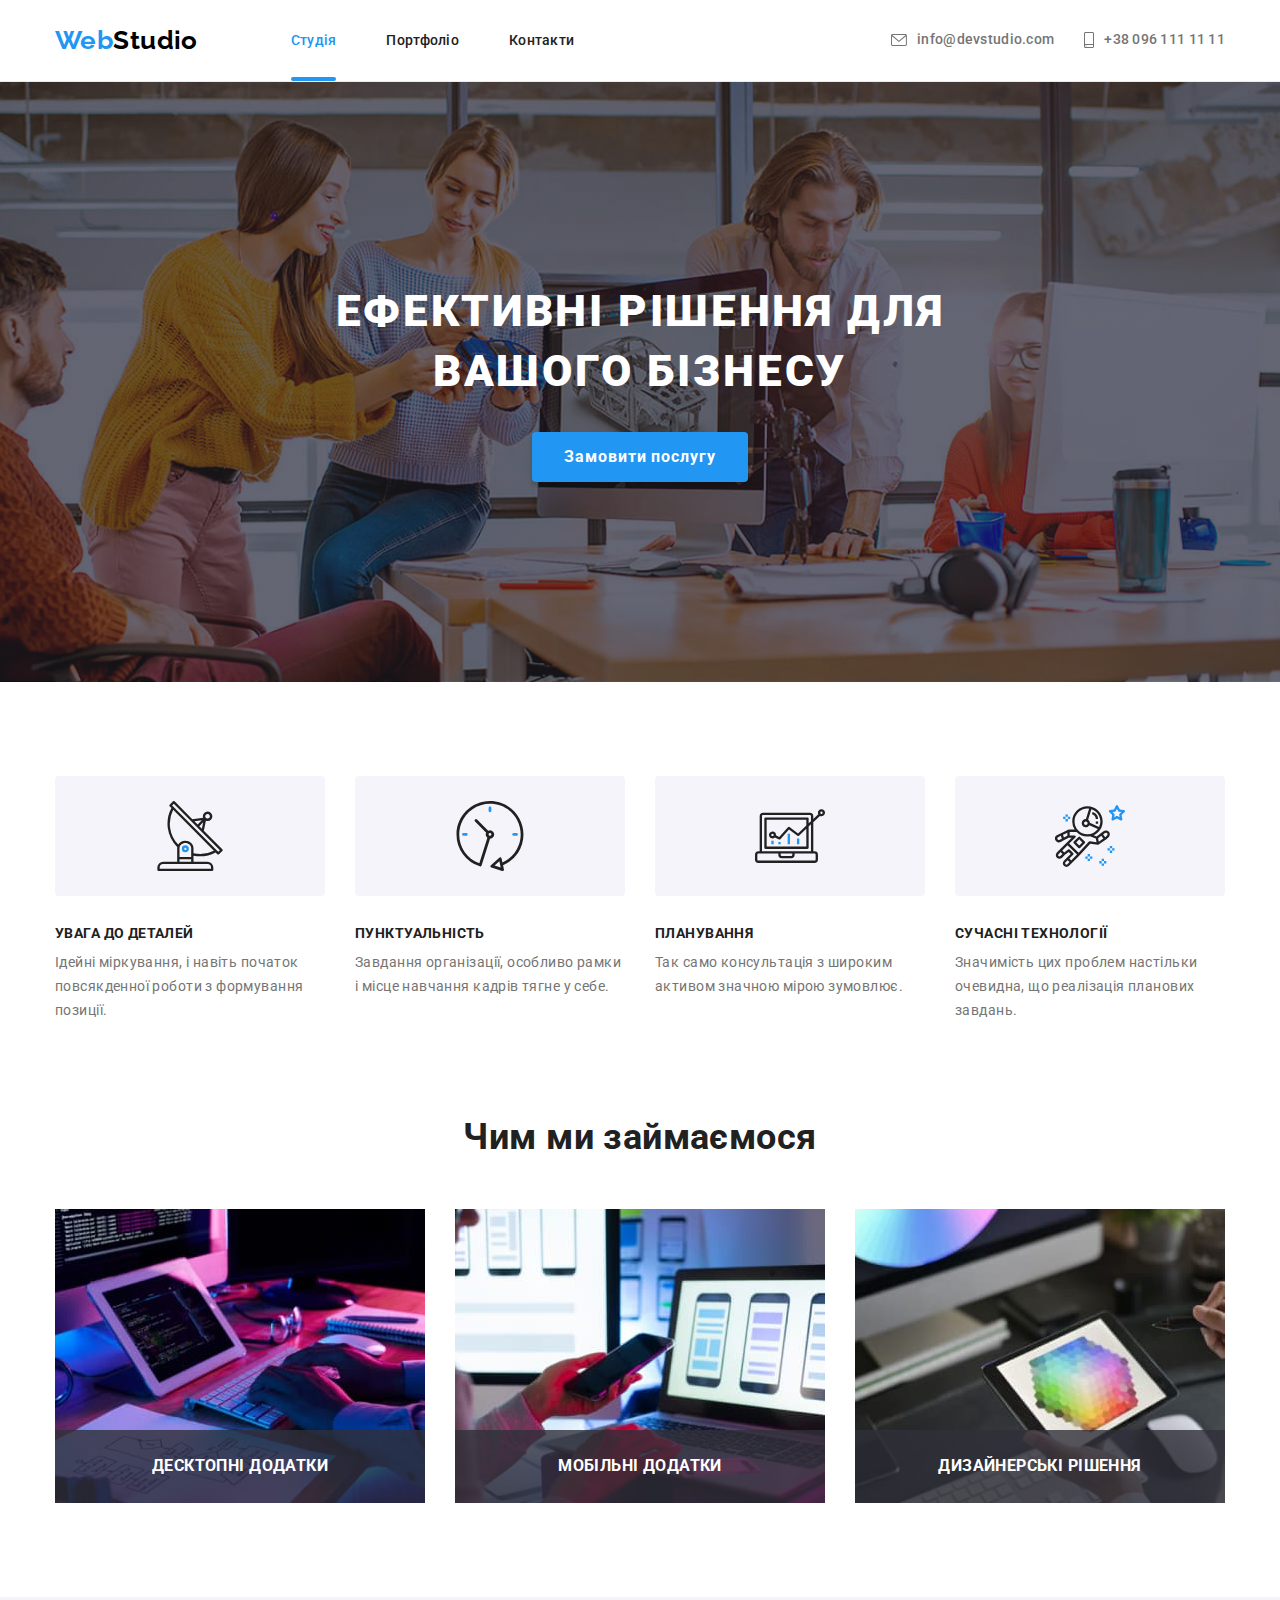
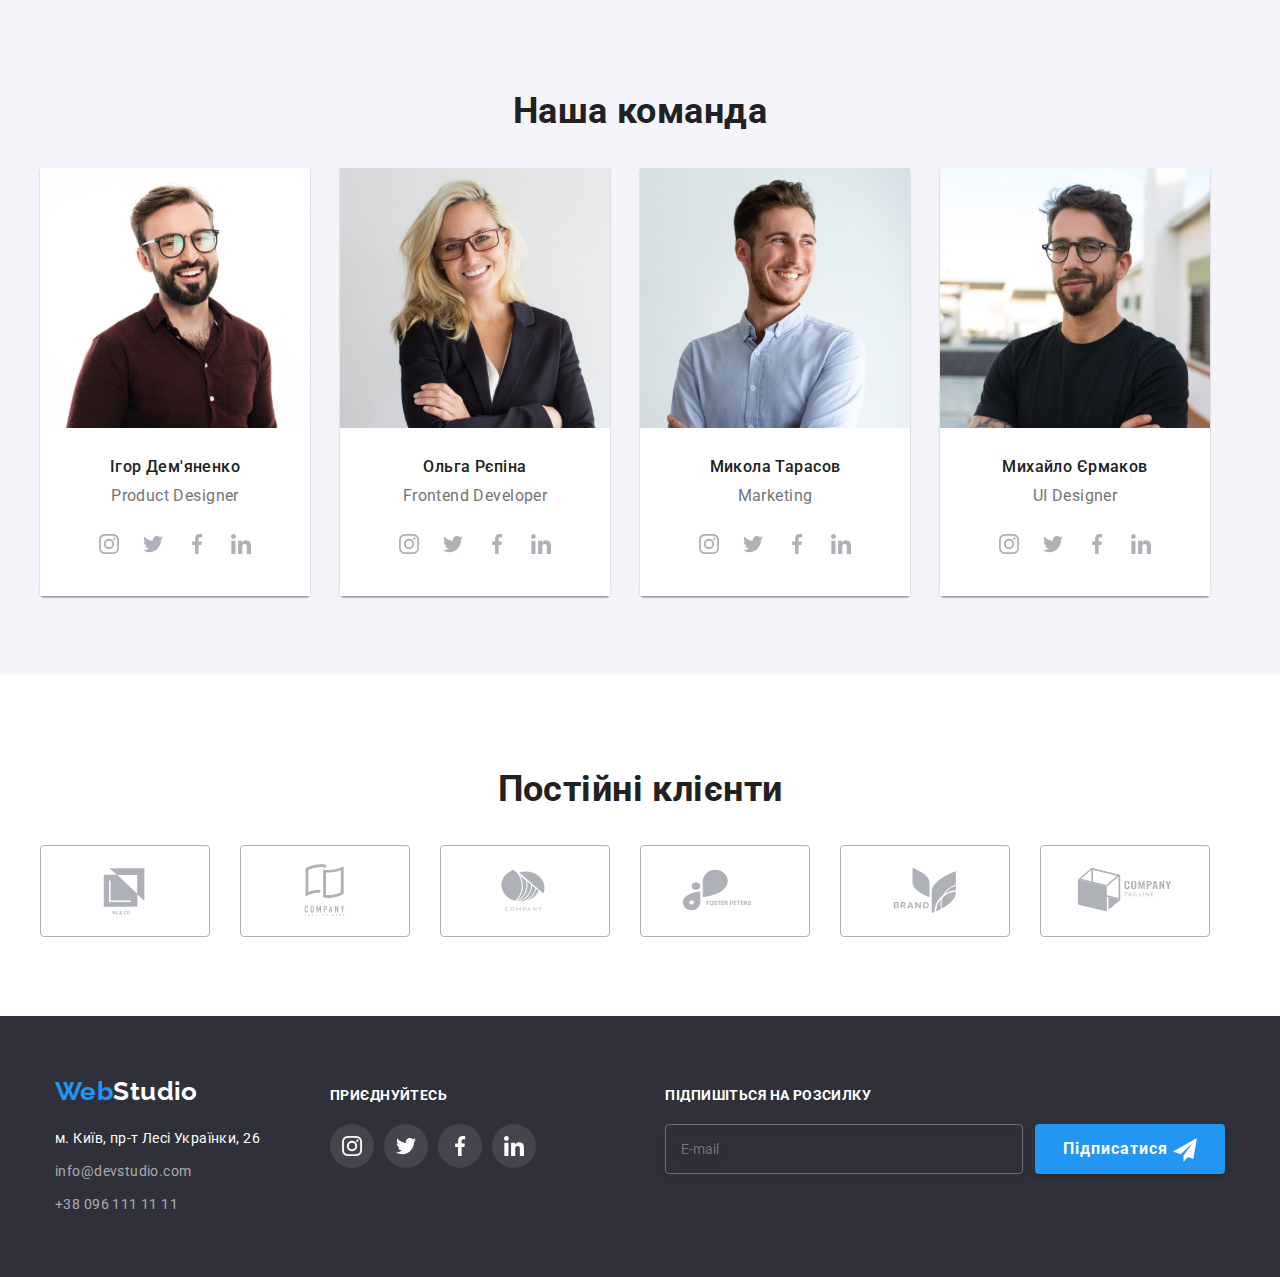
<file: index.html>
<!DOCTYPE html>
<html lang="uk">
  <head>
    <meta charset="UTF-8" />
    <meta http-equiv="X-UA-Compatible" content="IE=edge" />
    <meta name="viewport" content="width=device-width, initial-scale=1.0" />
    <title>WebStudio</title>
    <link rel="preconnect" href="https://fonts.googleapis.com" />
    <link rel="preconnect" href="https://fonts.gstatic.com" crossorigin />
    <link
      href="https://fonts.googleapis.com/css2?family=Raleway:wght@700&family=Roboto:wght@400;500;700;900&display=swap"
      rel="stylesheet"
    />
    <link rel="stylesheet" href="./css/main.min.css" />
  </head>
  <body>
    <header class="header">
      <div class="container">
        <div class="header__wraper">
          <a class="header__logo logo" href="./index.html"
            >Web<span class="logo__decor">Studio</span>
          </a>
          <div class="header__mobile header-mobile js-menu-container">
            <nav class="header-mobile__navigation">
              <ul class="header-mobile__menu">
                <li class="header-mobile__item">
                  <a class="header-mobile__link active" href="./index.html">Студія</a>
                </li>
                <li class="header-mobile__item">
                  <a class="header-mobile__link" href="./portfolio.html">Портфоліо</a>
                </li>
                <li class="header-mobile__item">
                  <a class="header-mobile__link" href="#">Контакти</a>
                </li>
              </ul>
            </nav>
            <div class="header-mobile__bottom">
              <ul class="header-mobile__contancts mobile-contacts">
                <li class="mobile-contacts__item">
                  <a class="mobile-contacts__link mobile-contacts__tel" href="tel:+380961111111"
                    >+38 096 111 11 11</a
                  >
                </li>
                <li class="mobile-contacts__item">
                  <a class="mobile-contacts__link" href="mailto:info@devstudio.com"
                    >info@devstudio.com</a
                  >
                </li>
              </ul>
              <ul class="header-social">
                <li class="header-social__item">
                  <a class="header-social__link" href="#">Instagram</a>
                </li>
                <li class="header-social__item">
                  <a class="header-social__link" href="#">Twitter</a>
                </li>
                <li class="header-social__item">
                  <a class="header-social__link" href="#">Facebook</a>
                </li>
                <li class="header-social__item">
                  <a class="header-social__link" href="#">LinkedIn</a>
                </li>
              </ul>
            </div>
          </div>
          <button class="header-mobile__btn burger-btn js-open-menu">
            <svg class="burger-btn__icon" width="24" height="19">
              <use class="burger-btn__open" href="./images/icons.svg#icon-open-menu"></use>
              <use class="burger-btn__close" href="./images/icons.svg#icon-close-menu"></use>
            </svg>
          </button>
        </div>
        <div class="header__desctop">
          <a class="header__logo logo" href="./index.html"
            >Web<span class="logo__decor">Studio</span>
          </a>
          <nav class="header__navigation">
            <ul class="header__menu navigation-menu">
              <li class="navigation-menu__item">
                <a class="navigation-menu__link active" href="./index.html">Студія</a>
              </li>
              <li class="navigation-menu__item">
                <a class="navigation-menu__link" href="./portfolio.html">Портфоліо</a>
              </li>
              <li class="navigation-menu__item">
                <a class="navigation-menu__link" href="#">Контакти</a>
              </li>
            </ul>
          </nav>
          <ul class="header__contacts contacts">
            <li class="contacts__item">
              <a class="contacts__link" href="mailto:info@devstudio.com">
                <svg class="contacts__icon" width="16" height="12">
                  <use href="./images/icons.svg#icon-mail"></use>
                </svg>
                info@devstudio.com
              </a>
            </li>
            <li class="contacts__item">
              <a class="contacts__link" href="tel:+380961111111">
                <svg class="contacts__icon" width="10" height="16">
                  <use href="./images/icons.svg#icon-tel"></use>
                </svg>
                +38 096 111 11 11
              </a>
            </li>
          </ul>
        </div>
      </div>
    </header>
    <main class="main">
      <section class="heroi section">
        <div class="heroi__wraper">
          <h1 class="heroi__title">Ефективні рішення для вашого бізнесу</h1>
          <button class="heroi__button" type="button" data-modal-open>Замовити послугу</button>
        </div>
      </section>
      <section class="advantages section">
        <div class="container">
          <h2 class="advantages__title hiden">Чому ми</h2>
          <ul class="advantages__list">
            <li class="advantages__item">
              <div class="advantages__top">
                <svg class="advantages__box" width="70" height="70">
                  <use class="advantages__icon" href="./images/icons.svg#icon-advantages-1"></use>
                </svg>
              </div>
              <h3 class="advantages__head">увага до деталей</h3>
              <p class="advantages__text">
                Ідейні міркування, і навіть початок повсякденної роботи з формування позиції.
              </p>
            </li>
            <li class="advantages__item">
              <div class="advantages__top">
                <svg class="advantages__box" width="70" height="70">
                  <use class="advantages__icon" href="./images/icons.svg#icon-advantages-2"></use>
                </svg>
              </div>
              <h3 class="advantages__head">пунктуальність</h3>
              <p class="advantages__text">
                Завдання організації, особливо рамки і місце навчання кадрів тягне у себе.
              </p>
            </li>
            <li class="advantages__item">
              <div class="advantages__top">
                <svg class="advantages__box" width="70" height="70">
                  <use class="advantages__icon" href="./images/icons.svg#icon-advantages-3"></use>
                </svg>
              </div>
              <h3 class="advantages__head">планування</h3>
              <p class="advantages__text">
                Так само консультація з широким активом значною мірою зумовлює.
              </p>
            </li>
            <li class="advantages__item">
              <div class="advantages__top">
                <svg class="advantages__box" width="70" height="70">
                  <use class="advantages__icon" href="./images/icons.svg#icon-advantages-4"></use>
                </svg>
              </div>
              <h3 class="advantages__head">сучасні технології</h3>
              <p class="advantages__text">
                Значимість цих проблем настільки очевидна, що реалізація планових завдань.
              </p>
            </li>
          </ul>
        </div>
      </section>
      <section class="specialization section">
        <div class="container">
          <h2 class="specialization__title title">Чим ми займаємося</h2>
          <ul class="specialization__list">
            <li class="specialization__item">
              <img
                class="specialization__img"
                src="./images/box1.jpg"
                srcset="./images/box1_x2.jpg 2x, ./images/box1.jpg 1x"
                alt="спеціалізация"
                width="370"
              />
              <h3 class="specialization__name">Десктопні додатки</h3>
            </li>
            <li class="specialization__item">
              <img
                class="specialization__img"
                srcset="./images/box2_x2.jpg 2x, ./images/box2.jpg 1x"
                src="./images/box2.jpg"
                alt="спеціалізация"
                width="370"
              />
              <h3 class="specialization__name">Мобільні додатки</h3>
            </li>
            <li class="specialization__item">
              <img
                class="specialization__img"
                src="./images/box3.jpg"
                srcset="./images/box3_x2.jpg 2x, ./images/box3.jpg 1x"
                alt="спеціалізация"
                width="370"
              />
              <h3 class="specialization__name">Дизайнерські рішення</h3>
            </li>
          </ul>
        </div>
      </section>
      <section class="team section">
        <div class="container">
          <h2 class="team__title title">Наша команда</h2>
          <ul class="team__list">
            <li class="team__item">
              <picture>
                <source
                  srcset="./images/igor_d_photo.jpg 1x, ./images/igor_d_photo_x2.jpg 2x"
                  media="(min-width:1200px)"
                />

                <source
                  srcset="./images/igor_d_photo_tab_x1.jpg 1x, ./images/igor_d_photo_tab_x2.jpg 2x"
                  media="(min-width:768px)"
                />
                <source
                  srcset="./images/igor_d_photo_mob_x1.jpg 1x, ./images/igor_d_photo_mob_x2.jpg 2x"
                  media="(min-width:320px)"
                />
                <img class="team__img" src="./images/igor_d_photo.jpg" alt="член команди" />
              </picture>
              <div class="team__descr">
                <h3 class="team__name">Ігор Дем'яненко</h3>
                <p class="team__pisition" lang="en">Product Designer</p>
                <ul class="team__social team-social">
                  <li class="team-social__item">
                    <a
                      class="team-social__link social-links"
                      href="#"
                      target="_blank"
                      rel="noreferrer noopener"
                    >
                      <svg class="team-social__icon" width="20" height="20">
                        <use href="./images/icons.svg#icon-inst"></use>
                      </svg>
                    </a>
                  </li>
                  <li class="team-social__item">
                    <a
                      class="team-social__link social-links"
                      href="#"
                      target="_blank"
                      rel="noreferrer noopener"
                    >
                      <svg class="team-social__icon" width="20" height="20">
                        <use href="./images/icons.svg#icon-twitter"></use>
                      </svg>
                    </a>
                  </li>
                  <li class="team-social__item">
                    <a
                      class="team-social__link social-links"
                      href="#"
                      target="_blank"
                      rel="noreferrer noopener"
                    >
                      <svg class="team-social__icon" width="20" height="20">
                        <use href="./images/icons.svg#icon-facebook"></use>
                      </svg>
                    </a>
                  </li>
                  <li class="team-social__item">
                    <a
                      class="team-social__link social-links"
                      href="#"
                      target="_blank"
                      rel="noreferrer noopener"
                    >
                      <svg class="team-social__icon" width="20" height="20">
                        <use href="./images/icons.svg#icon-linkedin"></use>
                      </svg>
                    </a>
                  </li>
                </ul>
              </div>
            </li>
            <li class="team__item">
              <picture>
                <source
                  srcset="./images/olga_r_photo.jpg 1x, ./images/olga_r_photo_x2.jpg 2x"
                  media="(min-width:1200px)"
                />
                <source
                  srcset="./images/olga_r_photo_tab_x1.jpg 1x, ./images/olga_r_photo_tab_x2.jpg 2x"
                  media="(min-width:768px)"
                />
                <source
                  srcset="./images/olga_r_photo_mob_x1.jpg 1x, ./images/olga_r_photo_mob_x2.jpg 2x"
                  media="(min-width:320px)"
                />
                <img class="team__img" src="./images/olga_r_photo.jpg" alt="член команди" />
              </picture>
              <div class="team__descr">
                <h3 class="team__name">Ольга Рєпіна</h3>
                <p class="team__pisition" lang="en">Frontend Developer</p>
                <ul class="team__social team-social">
                  <li class="team-social__item">
                    <a
                      class="team-social__link social-links"
                      href="#"
                      target="_blank"
                      rel="noreferrer noopener"
                    >
                      <svg class="team-social__icon" width="20" height="20">
                        <use href="./images/icons.svg#icon-inst"></use>
                      </svg>
                    </a>
                  </li>
                  <li class="team-social__item">
                    <a
                      class="team-social__link social-links"
                      href="#"
                      target="_blank"
                      rel="noreferrer noopener"
                    >
                      <svg class="team-social__icon" width="20" height="20">
                        <use href="./images/icons.svg#icon-twitter"></use>
                      </svg>
                    </a>
                  </li>
                  <li class="team-social__item">
                    <a
                      class="team-social__link social-links"
                      href="#"
                      target="_blank"
                      rel="noreferrer noopener"
                    >
                      <svg class="team-social__icon" width="20" height="20">
                        <use href="./images/icons.svg#icon-facebook"></use>
                      </svg>
                    </a>
                  </li>
                  <li class="team-social__item">
                    <a
                      class="team-social__link social-links"
                      href="#"
                      target="_blank"
                      rel="noreferrer noopener"
                    >
                      <svg class="team-social__icon" width="20" height="20">
                        <use href="./images/icons.svg#icon-linkedin"></use>
                      </svg>
                    </a>
                  </li>
                </ul>
              </div>
            </li>
            <li class="team__item">
              <picture>
                <source
                  srcset="./images/nikolay_t_photo.jpg 1x, ./images/nikolay_t_photo_x2.jpg 2x"
                  media="(min-width:1200px)"
                />
                <source
                  srcset="
                    ./images/nikolay_t_photo_tab_x1.jpg 1x,
                    ./images/nikolay_t_photo_tab_x2.jpg 2x
                  "
                  media="(min-width:768px)"
                />
                <source
                  srcset="
                    ./images/nikolay_t_photo_mob_x1.jpg 1x,
                    ./images/nikolay_t_photo_mob_x2.jpg 2x
                  "
                  media="(min-width:320px)"
                />
                <img class="team__img" src="./images/nikolay_t_photo.jpg" alt="член команди" />
              </picture>
              <div class="team__descr">
                <h3 class="team__name">Микола Тарасов</h3>
                <p class="team__pisition" lang="en">Marketing</p>
                <ul class="team__social team-social">
                  <li class="team-social__item">
                    <a
                      class="team-social__link social-links"
                      href="#"
                      target="_blank"
                      rel="noreferrer noopener"
                    >
                      <svg class="team-social__icon" width="20" height="20">
                        <use href="./images/icons.svg#icon-inst"></use>
                      </svg>
                    </a>
                  </li>
                  <li class="team-social__item">
                    <a
                      class="team-social__link social-links"
                      href="#"
                      target="_blank"
                      rel="noreferrer noopener"
                    >
                      <svg class="team-social__icon" width="20" height="20">
                        <use href="./images/icons.svg#icon-twitter"></use>
                      </svg>
                    </a>
                  </li>
                  <li class="team-social__item">
                    <a
                      class="team-social__link social-links"
                      href="#"
                      target="_blank"
                      rel="noreferrer noopener"
                    >
                      <svg class="team-social__icon" width="20" height="20">
                        <use href="./images/icons.svg#icon-facebook"></use>
                      </svg>
                    </a>
                  </li>
                  <li class="team-social__item">
                    <a
                      class="team-social__link social-links"
                      href="#"
                      target="_blank"
                      rel="noreferrer noopener"
                    >
                      <svg class="team-social__icon" width="20" height="20">
                        <use href="./images/icons.svg#icon-linkedin"></use>
                      </svg>
                    </a>
                  </li>
                </ul>
              </div>
            </li>
            <li class="team__item">
              <picture>
                <source
                  srcset="./images/mickhail_e_photo.jpg 1x, ./images/mickhail_e_photo_x2.jpg 2x"
                  media="(min-width:1200px)"
                />
                <source
                  srcset="
                    ./images/mickhail_e_photo_tab_x1.jpg 1x,
                    ./images/mickhail_e_photo_tab_x2.jpg 2x
                  "
                  media="(min-width:768px)"
                />
                <source
                  srcset="
                    ./images/mickhail_e_photo_mob_x1.jpg 1x,
                    ./images/mickhail_e_photo_mob_x2.jpg 2x
                  "
                  media="(min-width:320px)"
                />
                <img class="team__img" src="./images/mickhail_e_photo.jpg" alt="член команди" />
              </picture>
              <div class="team__descr">
                <h3 class="team__name">Михайло Єрмаков</h3>
                <p class="team__pisition" lang="en">UI Designer</p>
                <ul class="team__social team-social">
                  <li class="team-social__item">
                    <a
                      class="team-social__link social-links"
                      href="#"
                      target="_blank"
                      rel="noreferrer noopener"
                      aria-label="інстаграм"
                    >
                      <svg class="team-social__icon" width="20" height="20">
                        <use href="./images/icons.svg#icon-inst"></use>
                      </svg>
                    </a>
                  </li>
                  <li class="team-social__item">
                    <a
                      class="team-social__link social-links"
                      href="#"
                      target="_blank"
                      rel="noreferrer noopener"
                      aria-label="твітер"
                    >
                      <svg class="team-social__icon" width="20" height="20">
                        <use href="./images/icons.svg#icon-twitter"></use>
                      </svg>
                    </a>
                  </li>
                  <li class="team-social__item">
                    <a
                      class="team-social__link social-links"
                      href="#"
                      target="_blank"
                      rel="noreferrer noopener"
                      aria-label="фейсбук"
                    >
                      <svg class="team-social__icon" width="20" height="20">
                        <use href="./images/icons.svg#icon-facebook"></use>
                      </svg>
                    </a>
                  </li>
                  <li class="team-social__item">
                    <a
                      class="team-social__link social-links"
                      href="#"
                      target="_blank"
                      rel="noreferrer noopener"
                      aria-label="лінкедін"
                    >
                      <svg class="team-social__icon" width="20" height="20">
                        <use href="./images/icons.svg#icon-linkedin"></use>
                      </svg>
                    </a>
                  </li>
                </ul>
              </div>
            </li>
          </ul>
        </div>
      </section>
      <section class="clients section">
        <div class="container">
          <h2 class="clietnts__title title">Постійні клієнти</h2>
          <ul class="clients__list">
            <li class="clisents__item">
              <a
                class="clients__link"
                href=""
                target="_blank"
                rel="noreferrer noopener"
                aria-label="логотип клієнта компанії"
              >
                <svg class="clients__icon" width="106" height="60">
                  <use href="./images/icons.svg#icon-clients-1"></use>
                </svg>
              </a>
            </li>
            <li class="clisents__item">
              <a
                class="clients__link"
                href="#"
                target="_blank"
                rel="noreferrer noopener"
                aria-label="логотип клієнта компанії"
              >
                <svg class="clients__icon" width="106" height="60">
                  <use href="./images/icons.svg#icon-clients-2"></use>
                </svg>
              </a>
            </li>
            <li class="clisents__item">
              <a
                class="clients__link"
                href="#"
                target="_blank"
                rel="noreferrer noopener"
                aria-label="логотип клієнта компанії"
              >
                <svg class="clients__icon" width="106" height="60">
                  <use href="./images/icons.svg#icon-clients-3"></use>
                </svg>
              </a>
            </li>
            <li class="clisents__item">
              <a
                class="clients__link"
                href="#"
                target="_blank"
                rel="noreferrer noopener"
                aria-label="логотип клієнта компанії"
              >
                <svg class="clients__icon" width="106" height="60">
                  <use href="./images/icons.svg#icon-clients-4"></use>
                </svg>
              </a>
            </li>
            <li class="clisents__item">
              <a
                class="clients__link"
                href="#"
                target="_blank"
                rel="noreferrer noopener"
                aria-label="логотип клієнта компанії"
              >
                <svg class="clients__icon" width="106" height="60">
                  <use href="./images/icons.svg#icon-clients-5"></use>
                </svg>
              </a>
            </li>
            <li class="clisents__item">
              <a
                class="clients__link"
                href="#"
                target="_blank"
                rel="noreferrer noopener"
                aria-label="логотип клієнта компанії"
              >
                <svg class="clients__icon" width="106" height="60">
                  <use href="./images/icons.svg#icon-clients-6"></use>
                </svg>
              </a>
            </li>
          </ul>
        </div>
      </section>
    </main>
    <footer class="footer">
      <div class="container">
        <div class="footer__wrapper">
          <div class="footer__contacts">
            <a class="footer__logo logo" href="./index.html"
              >Web<span class="logo__decor">Studio</span>
            </a>
            <address class="footer__address address">
              <p class="address__street">м. Київ, пр-т Лесі Українки, 26</p>
              <ul class="address__list">
                <li class="address__item">
                  <a class="address__link" href="mailto:info@devstudio.com"> info@devstudio.com </a>
                </li>
                <li class="address__item">
                  <a class="address__link" href="tel:+380961111111"> +38 096 111 11 11 </a>
                </li>
              </ul>
            </address>
          </div>
          <div class="footer__social">
            <p class="footer__title">приєднуйтесь</p>
            <ul class="footer__soc social-list">
              <li class="social-list__item">
                <a
                  class="social-list__link social-links"
                  href="#"
                  target="_blank"
                  rel="noreferrer noopener"
                  aria-label="інстаграм"
                >
                  <svg class="social-list__icon" width="20" height="20">
                    <use href="./images/icons.svg#icon-inst"></use>
                  </svg>
                </a>
              </li>
              <li class="social-list__item">
                <a
                  class="social-list__link social-links"
                  href="#"
                  target="_blank"
                  rel="noreferrer noopener"
                  aria-label="твітер"
                >
                  <svg class="social-list__icon" width="20" height="20">
                    <use href="./images/icons.svg#icon-twitter"></use>
                  </svg>
                </a>
              </li>
              <li class="social-list__item">
                <a
                  class="social-list__link social-links"
                  href="#"
                  target="_blank"
                  rel="noreferrer noopener"
                  aria-label="фейсбук"
                >
                  <svg class="social-list__icon" width="20" height="20">
                    <use href="./images/icons.svg#icon-facebook"></use>
                  </svg>
                </a>
              </li>
              <li class="social-list__item">
                <a
                  class="social-list__link social-links"
                  href="#"
                  target="_blank"
                  rel="noreferrer noopener"
                  aria-label="лінкедін"
                >
                  <svg class="social-list__icon" width="20" height="20">
                    <use href="./images/icons.svg#icon-linkedin"></use>
                  </svg>
                </a>
              </li>
            </ul>
          </div>
          <div class="footer-form">
            <p class="footer__title">Підпишіться на розсилку</p>
            <form class="footer-form__form">
              <input
                class="footer-form__input"
                type="email"
                placeholder="E-mail"
                name="email"
                id="email"
              />
              <button class="footer-form__btn" type="submit">
                Підписатися
                <svg class="send-icon" width="24" height="24">
                  <use href="./images/icons.svg#icon-send"></use>
                </svg>
              </button>
            </form>
          </div>
        </div>
      </div>
    </footer>
    <div class="back-drop is-hidden" data-modal>
      <div class="modal">
        <h2 class="modal__title">Залиште свої дані, ми вам передзвонимо</h2>
        <button class="modal__btn" type="button" data-modal-close>
          <svg class="btn-icon" width="18" height="18">
            <use href="./images/icons.svg#icon-close"></use>
          </svg>
        </button>
        <form class="form">
          <div class="form__group form-group">
            <label class="form-group__label" for="name">Ім'я</label>
            <input class="form-group__input" type="text" name="name" id="name" />
            <svg class="form-group__icon" width="18" height="18">
              <use href="./images/icons.svg#icon-user"></use>
            </svg>
          </div>
          <div class="form__group form-group">
            <label class="form-group__label" for="phone">Телефон</label>
            <input class="form-group__input" type="tel" name="phone" id="phone" />
            <svg class="form-group__icon" width="18" height="18">
              <use href="./images/icons.svg#icon-phone"></use>
            </svg>
          </div>
          <div class="form__group form-group">
            <label class="form-group__label" for="mail">Пошта</label>
            <input class="form-group__input" type="email" name="mail" id="mail" />
            <svg class="form-group__icon" width="18" height="18">
              <use href="./images/icons.svg#icon-email"></use>
            </svg>
          </div>
          <div class="form__group form-group">
            <label class="form-group__label" for="coment">Коментар</label>
            <textarea
              class="form-group__input form-group__input--textarea"
              name="coment"
              id="coment"
              placeholder="Введіть текст"
            ></textarea>
          </div>
          <div class="form__offer offer">
            <input class="offer__checkbox" type="checkbox" id="offer" name="offer" />
            <label class="offer__label" for="offer">
              <svg class="offer__icon" width="11" height="8">
                <use href="./images/icons.svg#icon-done"></use>
              </svg>
              <span class="offer__text">Погоджуюся з розсилкою та приймаю</span>
            </label>
            <a class="offer__link" href="#" target="_blank">Умови договору</a>
          </div>
          <div class="form__bottom">
            <button class="form__btn" type="submit">Відправити</button>
          </div>
        </form>
      </div>
    </div>
    <script src="./js/mobile-menu.js"></script>
    <script src="./js/modal.js"></script>
  </body>
</html>
</file>
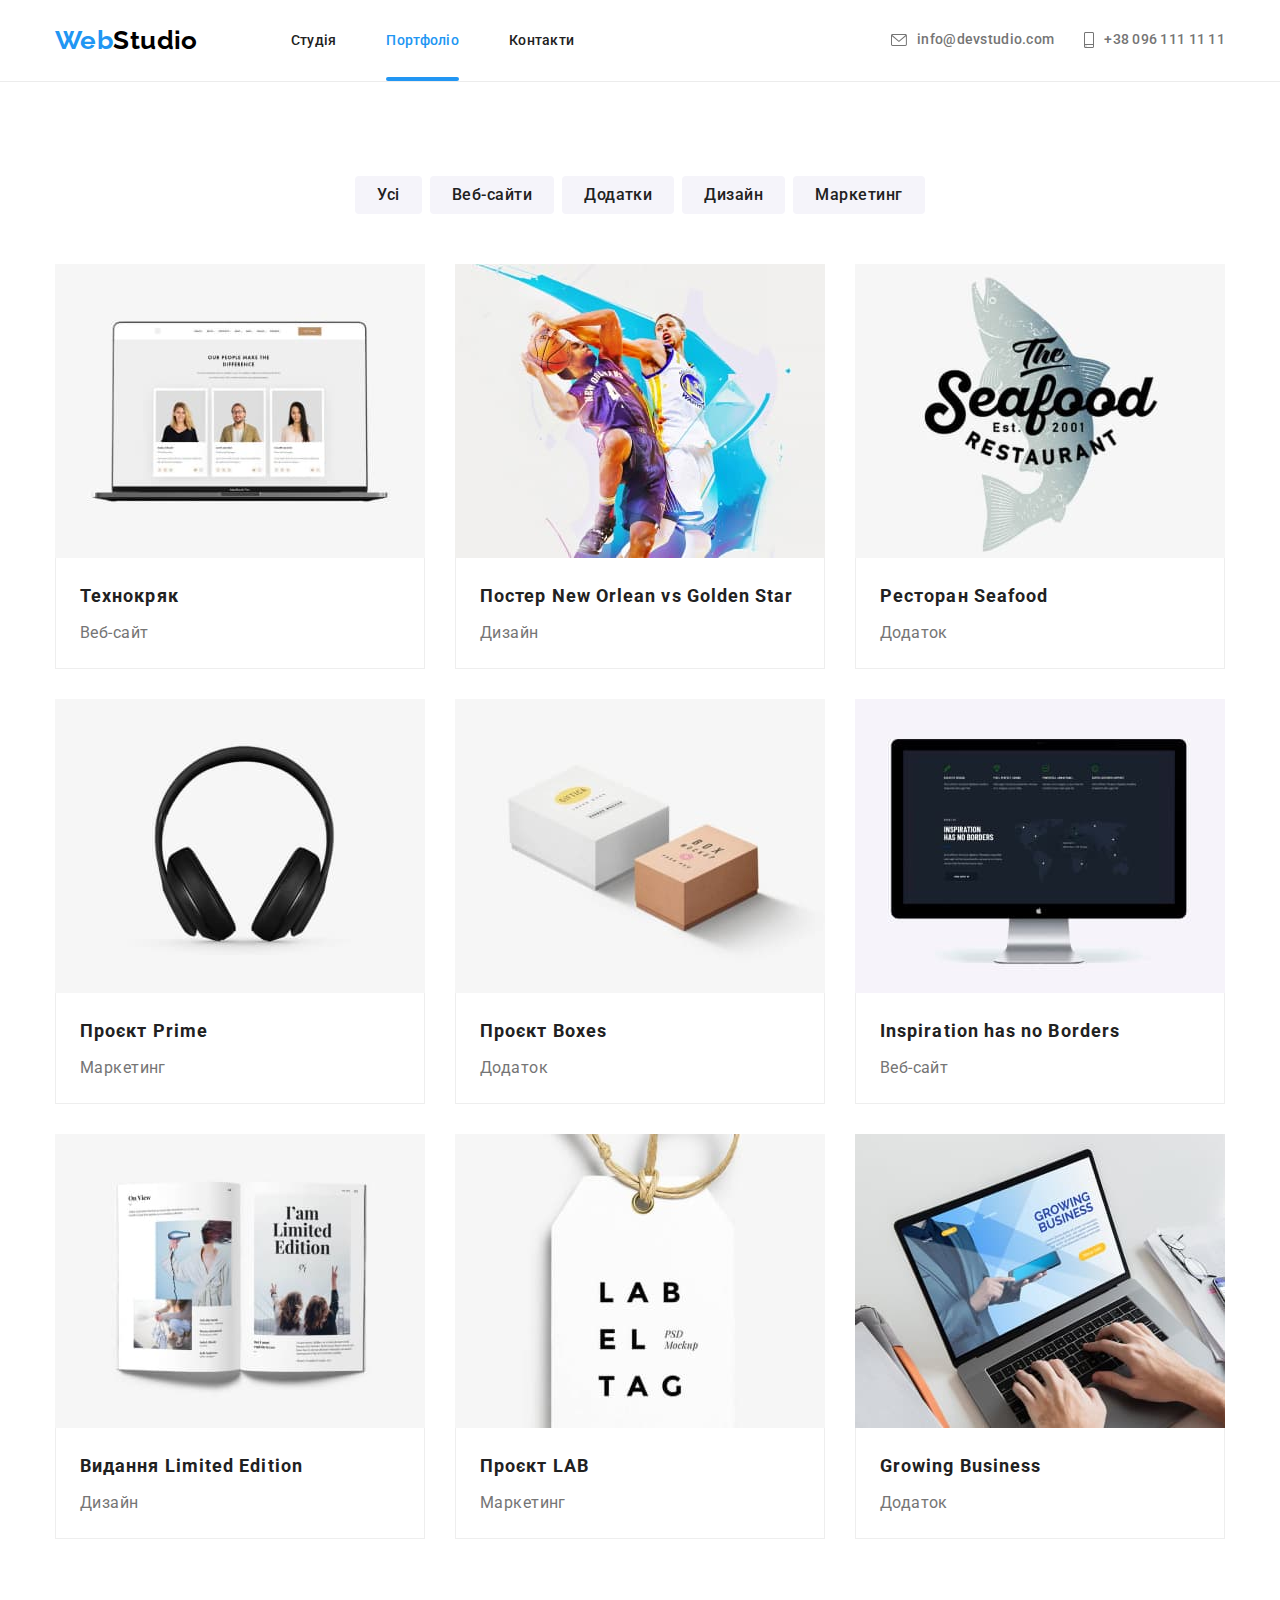
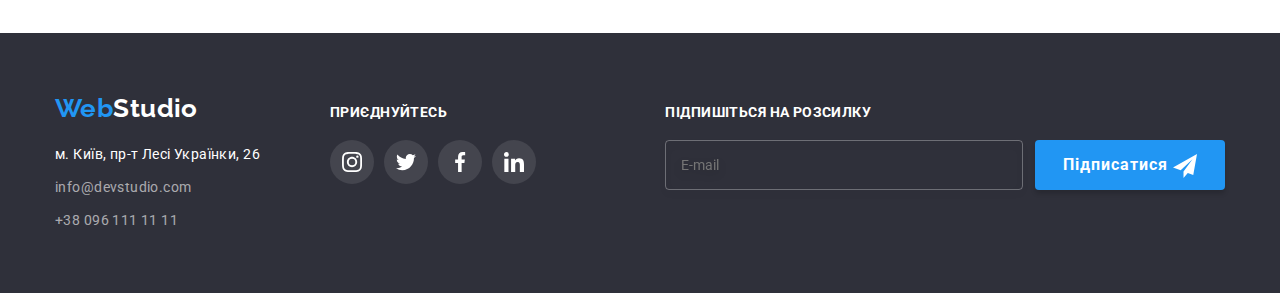
<file: portfolio.html>
<!DOCTYPE html>
<html lang="uk">
  <head>
    <meta charset="UTF-8" />
    <meta http-equiv="X-UA-Compatible" content="IE=edge" />
    <meta name="viewport" content="width=device-width, initial-scale=1.0" />
    <title>Portfolio</title>
    <link rel="preconnect" href="https://fonts.googleapis.com" />
    <link rel="preconnect" href="https://fonts.gstatic.com" crossorigin />
    <link
      href="https://fonts.googleapis.com/css2?family=Raleway:wght@700&family=Roboto:wght@400;500;700;900&display=swap"
      rel="stylesheet"
    />
    <link rel="stylesheet" href="./css/main.min.css" />
  </head>
  <body>
    <header class="header">
      <div class="container">
        <div class="header__wraper">
          <a class="header__logo logo" href="./index.html"
            >Web<span class="logo__decor">Studio</span>
          </a>
          <div class="header__mobile header-mobile js-menu-container">
            <nav class="header-mobile__navigation">
              <ul class="header-mobile__menu">
                <li class="header-mobile__item">
                  <a class="header-mobile__link" href="./index.html">Студія</a>
                </li>
                <li class="header-mobile__item">
                  <a class="header-mobile__link active" href="./portfolio.html">Портфоліо</a>
                </li>
                <li class="header-mobile__item">
                  <a class="header-mobile__link" href="#">Контакти</a>
                </li>
              </ul>
            </nav>
            <div class="header-mobile__bottom">
              <ul class="header-mobile__contancts mobile-contacts">
                <li class="mobile-contacts__item">
                  <a class="mobile-contacts__link mobile-contacts__tel" href="tel:+380961111111"
                    >+38 096 111 11 11</a
                  >
                </li>
                <li class="mobile-contacts__item">
                  <a class="mobile-contacts__link" href="mailto:info@devstudio.com"
                    >info@devstudio.com</a
                  >
                </li>
              </ul>
              <ul class="header-social">
                <li class="header-social__item">
                  <a class="header-social__link" href="#">Instagram</a>
                </li>
                <li class="header-social__item">
                  <a class="header-social__link" href="#">Twitter</a>
                </li>
                <li class="header-social__item">
                  <a class="header-social__link" href="#">Facebook</a>
                </li>
                <li class="header-social__item">
                  <a class="header-social__link" href="#">LinkedIn</a>
                </li>
              </ul>
            </div>
          </div>
          <button class="header-mobile__btn burger-btn js-open-menu">
            <svg class="burger-btn__icon" width="24" height="19">
              <use class="burger-btn__open" href="./images/icons.svg#icon-open-menu"></use>
              <use class="burger-btn__close" href="./images/icons.svg#icon-close-menu"></use>
            </svg>
          </button>
        </div>
        <div class="header__desctop">
          <a class="header__logo logo" href="./index.html"
            >Web<span class="logo__decor">Studio</span>
          </a>
          <nav class="header__navigation">
            <ul class="header__menu navigation-menu">
              <li class="navigation-menu__item">
                <a class="navigation-menu__link" href="./index.html">Студія</a>
              </li>
              <li class="navigation-menu__item">
                <a class="navigation-menu__link active" href="./portfolio.html">Портфоліо</a>
              </li>
              <li class="navigation-menu__item">
                <a class="navigation-menu__link" href="#">Контакти</a>
              </li>
            </ul>
          </nav>
          <ul class="header__contacts contacts">
            <li class="contacts__item">
              <a class="contacts__link" href="mailto:info@devstudio.com">
                <svg class="contacts__icon" width="16" height="12">
                  <use href="./images/icons.svg#icon-mail"></use>
                </svg>
                info@devstudio.com
              </a>
            </li>
            <li class="contacts__item">
              <a class="contacts__link" href="tel:+380961111111">
                <svg class="contacts__icon" width="10" height="16">
                  <use href="./images/icons.svg#icon-tel"></use>
                </svg>
                +38 096 111 11 11
              </a>
            </li>
          </ul>
        </div>
      </div>
    </header>
    <main class="main">
      <section class="portfolio section">
        <div class="container">
          <h1 class="portfolio__title hiden">Портфоліо</h1>
          <ul class="portfolio__list">
            <li class="portfolio__item">
              <button class="portfolio__btn" type="button">Усі</button>
            </li>
            <li class="portfolio__item">
              <button class="portfolio__btn" type="button">Веб-сайти</button>
            </li>
            <li class="portfolio__item">
              <button class="portfolio__btn" type="button">Додатки</button>
            </li>
            <li class="portfolio__item">
              <button class="portfolio__btn" type="button">Дизайн</button>
            </li>
            <li class="portfolio__item">
              <button class="portfolio__btn" type="button">Маркетинг</button>
            </li>
          </ul>
          <ul class="portfolio__cases cases">
            <li class="cases__item">
              <a class="cases__link" href="#">
                <div class="cases__wraper">
                  <picture>
                    <source
                      srcset="./images/laptop_img.jpg 1x, ./images/laptop_img_x2.jpg 2x"
                      media="(min-width:1200px)"
                    />
                    <source
                      srcset="./images/laptop_img_tab_x1.jpg 1x, ./images/laptop_img_tab_x2.jpg 2x"
                      media="(min-width:768px)"
                    />
                    <source
                      srcset="./images/laptop_img_mob_x1.jpg 1x, ./images/laptop_img_mob_x2.jpg 2x"
                      media="(min-width:320px)"
                    />
                    <img
                      class="team__img"
                      src="./images/laptop_img.jpg"
                      alt="скриншот приклада з портфоліо"
                    />
                  </picture>
                  <div class="cases__overlay">
                    <p class="cases__descr">
                      Ресурс пропонує комплексні пропозиції з різним рівнем функціоналу та сервісів.
                      Все це дозволить відвідувачу отримати вичерпні відомості про компанію чи
                      приватну особу.
                    </p>
                  </div>
                </div>
                <div class="cases__info">
                  <h2 class="cases__name">Технокряк</h2>
                  <p class="cases__product">Веб-сайт</p>
                </div>
              </a>
            </li>
            <li class="cases__item">
              <a class="cases__link" href="#">
                <div class="cases__wraper">
                  <picture>
                    <source
                      srcset="./images/basketball_img.jpg 1x, ./images/basketball_img_x2.jpg 2x"
                      media="(min-width:1200px)"
                    />
                    <source
                      srcset="
                        ./images/basketball_img_tab_x1.jpg 1x,
                        ./images/basketball_img_tab_x2.jpg 2x
                      "
                      media="(min-width:768px)"
                    />
                    <source
                      srcset="
                        ./images/basketball_img_mob_x1.jpg 1x,
                        ./images/basketball_img_mob_x2.jpg 2x
                      "
                      media="(min-width:320px)"
                    />
                    <img
                      class="team__img"
                      src="./images/basketball_img.jpg"
                      alt="скриншот приклада з портфоліо"
                    />
                  </picture>
                  <div class="cases__overlay">
                    <p class="cases__descr">
                      Ресурс пропонує комплексні пропозиції з різним рівнем функціоналу та сервісів.
                      Все це дозволить відвідувачу отримати вичерпні відомості про компанію чи
                      приватну особу.
                    </p>
                  </div>
                </div>
                <div class="cases__info">
                  <h2 class="cases__name">Постер New Orlean vs Golden Star</h2>
                  <p class="cases__product">Дизайн</p>
                </div>
              </a>
            </li>
            <li class="cases__item">
              <a class="cases__link" href="#">
                <div class="cases__wraper">
                  <picture>
                    <source
                      srcset="./images/seafood_img.jpg 1x, ./images/seafood_img_x2.jpg 2x"
                      media="(min-width:1200px)"
                    />
                    <source
                      srcset="
                        ./images/seafood_img_tab_x1.jpg 1x,
                        ./images/seafood_img_tab_x2.jpg 2x
                      "
                      media="(min-width:768px)"
                    />
                    <source
                      srcset="
                        ../images/seafood_img_mob_x1.jpg 1x,
                        ./images/seafood_img_mob_x2.jpg  2x
                      "
                      media="(min-width:320px)"
                    />
                    <img
                      class="team__img"
                      src="./images/seafood_img.jpg"
                      alt="скриншот приклада з портфоліо"
                    />
                  </picture>
                  <div class="cases__overlay">
                    <p class="cases__descr">
                      Ресурс пропонує комплексні пропозиції з різним рівнем функціоналу та сервісів.
                      Все це дозволить відвідувачу отримати вичерпні відомості про компанію чи
                      приватну особу.
                    </p>
                  </div>
                </div>
                <div class="cases__info">
                  <h2 class="cases__name">Ресторан Seafood</h2>
                  <p class="cases__product">Додаток</p>
                </div>
              </a>
            </li>
            <li class="cases__item">
              <a class="cases__link" href="#">
                <div class="cases__wraper">
                  <picture>
                    <source
                      srcset="./images/headphones_img.jpg 1x, ./images/headphones_img_x2.jpg 2x"
                      media="(min-width:1200px)"
                    />
                    <source
                      srcset="
                        ./images/headphones_img_tab_x1.jpg 1x,
                        ./images/headphones_img_tab_x2.jpg 2x
                      "
                      media="(min-width:768px)"
                    />
                    <source
                      srcset="
                        ./images/headphones_img_mob_x1.jpg 1x,
                        ./images/headphones_img_mob_x2.jpg 2x
                      "
                      media="(min-width:320px)"
                    />
                    <img
                      class="team__img"
                      src="./images/headphones_img.jpg"
                      alt="скриншот приклада з портфоліо"
                    />
                  </picture>
                  <div class="cases__overlay">
                    <p class="cases__descr">
                      Ресурс пропонує комплексні пропозиції з різним рівнем функціоналу та сервісів.
                      Все це дозволить відвідувачу отримати вичерпні відомості про компанію чи
                      приватну особу.
                    </p>
                  </div>
                </div>
                <div class="cases__info">
                  <h2 class="cases__name">Проєкт Prime</h2>
                  <p class="cases__product">Маркетинг</p>
                </div>
              </a>
            </li>
            <li class="cases__item">
              <a class="cases__link" href="#">
                <div class="cases__wraper">
                  <picture>
                    <source
                      srcset="./images/boxes_img.jpg 1x, ./images/boxes_img_x2.jpg 2x"
                      media="(min-width:1200px)"
                    />
                    <source
                      srcset="./images/boxes_img_tab_x1.jpg 1x, ./images/boxes_img_tab_x2.jpg 2x"
                      media="(min-width:768px)"
                    />
                    <source
                      srcset="./images/boxes_img_mob_x1.jpg 1x, ./images/boxes_img_mob_x2.jpg 2x"
                      media="(min-width:320px)"
                    />
                    <img
                      class="team__img"
                      src="./images/boxes_img.jpg"
                      alt="скриншот приклада з портфоліо"
                    />
                  </picture>
                  <div class="cases__overlay">
                    <p class="cases__descr">
                      Ресурс пропонує комплексні пропозиції з різним рівнем функціоналу та сервісів.
                      Все це дозволить відвідувачу отримати вичерпні відомості про компанію чи
                      приватну особу.
                    </p>
                  </div>
                </div>
                <div class="cases__info">
                  <h2 class="cases__name">Проєкт Boxes</h2>
                  <p class="cases__product">Додаток</p>
                </div>
              </a>
            </li>
            <li class="cases__item">
              <a class="cases__link" href="#">
                <div class="cases__wraper">
                  <picture>
                    <source
                      srcset="./images/computer_img.jpg 1x, ./images/computer_img_x2.jpg 2x"
                      media="(min-width:1200px)"
                    />
                    <source
                      srcset="
                        ./images/computer_img_tab_x1.jpg 1x,
                        ./images/computer_img_tab_x2.jpg 2x
                      "
                      media="(min-width:768px)"
                    />
                    <source
                      srcset="
                        ./images/computer_img_mob_x1.jpg 1x,
                        ./images/computer_img_mob_x2.jpg 2x
                      "
                      media="(min-width:320px)"
                    />
                    <img
                      class="team__img"
                      src="./images/computer_img.jpg"
                      alt="скриншот приклада з портфоліо"
                    />
                  </picture>
                  <div class="cases__overlay">
                    <p class="cases__descr">
                      Ресурс пропонує комплексні пропозиції з різним рівнем функціоналу та сервісів.
                      Все це дозволить відвідувачу отримати вичерпні відомості про компанію чи
                      приватну особу.
                    </p>
                  </div>
                </div>
                <div class="cases__info">
                  <h2 class="cases__name">Inspiration has no Borders</h2>
                  <p class="cases__product">Веб-сайт</p>
                </div>
              </a>
            </li>
            <li class="cases__item">
              <a class="cases__link" href="#">
                <div class="cases__wraper">
                  <picture>
                    <source
                      srcset="./images/book_img.jpg 1x, ./images/book_img_x2.jpg 2x"
                      media="(min-width:1200px)"
                    />
                    <source
                      srcset="./images/book_img_tab_x1.jpg 1x, ./images/book_img_tab_x2.jpg 2x"
                      media="(min-width:768px)"
                    />
                    <source
                      srcset="./images/book_img_mob_x1.jpg 1x, ./images/book_img_mob_x2.jpg 2x"
                      media="(min-width:320px)"
                    />
                    <img
                      class="team__img"
                      src="./images/book_img.jpg"
                      alt="скриншот приклада з портфоліо"
                    />
                  </picture>
                  <div class="cases__overlay">
                    <p class="cases__descr">
                      Ресурс пропонує комплексні пропозиції з різним рівнем функціоналу та сервісів.
                      Все це дозволить відвідувачу отримати вичерпні відомості про компанію чи
                      приватну особу.
                    </p>
                  </div>
                </div>
                <div class="cases__info">
                  <h2 class="cases__name">Видання Limited Edition</h2>
                  <p class="cases__product">Дизайн</p>
                </div>
              </a>
            </li>
            <li class="cases__item">
              <a class="cases__link" href="#">
                <div class="cases__wraper">
                  <picture>
                    <source
                      srcset="
                        ./images/labeltag_project_img.jpg    1x,
                        ./images/labeltag_project_img_x2.jpg 2x
                      "
                      media="(min-width:1200px)"
                    />
                    <source
                      srcset="
                        ./images/labeltag_project_img_tab_x1.jpg 1x,
                        ./images/labeltag_project_img_tab_x2.jpg 2x
                      "
                      media="(min-width:768px)"
                    />
                    <source
                      srcset="
                        ./images/labeltag_project_img_mob_x1.jpg 1x,
                        ./images/labeltag_project_img_mob_x2.jpg 2x
                      "
                      media="(min-width:320px)"
                    />
                    <img
                      class="team__img"
                      src="./images/labeltag_project_img.jpg"
                      alt="скриншот приклада з портфоліо"
                    />
                  </picture>
                  <div class="cases__overlay">
                    <p class="cases__descr">
                      Ресурс пропонує комплексні пропозиції з різним рівнем функціоналу та сервісів.
                      Все це дозволить відвідувачу отримати вичерпні відомості про компанію чи
                      приватну особу.
                    </p>
                  </div>
                </div>
                <div class="cases__info">
                  <h2 class="cases__name">Проєкт LAB</h2>
                  <p class="cases__product">Маркетинг</p>
                </div>
              </a>
            </li>
            <li class="cases__item">
              <a class="cases__link" href="#">
                <div class="cases__wraper">
                  <picture>
                    <source
                      srcset="./images/gb_project_img.jpg 1x, ./images/gb_project_img_x2.jpg 2x"
                      media="(min-width:1200px)"
                    />
                    <source
                      srcset="
                        ./images/gb_project_img_tab_x1.jpg 1x,
                        ./images/gb_project_img_tab_x2.jpg 2x
                      "
                      media="(min-width:768px)"
                    />
                    <source
                      srcset="
                        ./images/gb_project_img_mob_x1.jpg 1x,
                        ./images/gb_project_img_mob_x2.jpg 2x
                      "
                      media="(min-width:320px)"
                    />
                    <img
                      class="team__img"
                      src="./images/gb_project_img.jpg"
                      alt="скриншот приклада з портфоліо"
                    />
                  </picture>
                  <div class="cases__overlay">
                    <p class="cases__descr">
                      Ресурс пропонує комплексні пропозиції з різним рівнем функціоналу та сервісів.
                      Все це дозволить відвідувачу отримати вичерпні відомості про компанію чи
                      приватну особу.
                    </p>
                  </div>
                </div>
                <div class="cases__info">
                  <h2 class="cases__name">Growing Business</h2>
                  <p class="cases__product">Додаток</p>
                </div>
              </a>
            </li>
          </ul>
        </div>
      </section>
    </main>
    <footer class="footer">
      <div class="container">
        <div class="footer__wrapper">
          <div class="footer__contacts">
            <a class="footer__logo logo" href="./index.html"
              >Web<span class="logo__decor">Studio</span>
            </a>
            <address class="footer__address address">
              <p class="address__street">м. Київ, пр-т Лесі Українки, 26</p>
              <ul class="address__list">
                <li class="address__item">
                  <a class="address__link" href="mailto:info@devstudio.com"> info@devstudio.com </a>
                </li>
                <li class="address__item">
                  <a class="address__link" href="tel:+380961111111"> +38 096 111 11 11 </a>
                </li>
              </ul>
            </address>
          </div>
          <div class="footer__social">
            <p class="footer__title">приєднуйтесь</p>
            <ul class="footer__soc social-list">
              <li class="social-list__item">
                <a
                  class="social-list__link social-links"
                  href="#"
                  target="_blank"
                  rel="noreferrer noopener"
                  aria-label="інстаграм"
                >
                  <svg class="social-list__icon" width="20" height="20">
                    <use href="./images/icons.svg#icon-inst"></use>
                  </svg>
                </a>
              </li>
              <li class="social-list__item">
                <a
                  class="social-list__link social-links"
                  href="#"
                  target="_blank"
                  rel="noreferrer noopener"
                  aria-label="твітер"
                >
                  <svg class="social-list__icon" width="20" height="20">
                    <use href="./images/icons.svg#icon-twitter"></use>
                  </svg>
                </a>
              </li>
              <li class="social-list__item">
                <a
                  class="social-list__link social-links"
                  href="#"
                  target="_blank"
                  rel="noreferrer noopener"
                  aria-label="фейсбук"
                >
                  <svg class="social-list__icon" width="20" height="20">
                    <use href="./images/icons.svg#icon-facebook"></use>
                  </svg>
                </a>
              </li>
              <li class="social-list__item">
                <a
                  class="social-list__link social-links"
                  href="#"
                  target="_blank"
                  rel="noreferrer noopener"
                  aria-label="лінкедін"
                >
                  <svg class="social-list__icon" width="20" height="20">
                    <use href="./images/icons.svg#icon-linkedin"></use>
                  </svg>
                </a>
              </li>
            </ul>
          </div>
          <div class="footer-form">
            <p class="footer__title">Підпишіться на розсилку</p>
            <form class="footer-form__form">
              <input
                class="footer-form__input"
                type="email"
                placeholder="E-mail"
                name="email"
                id="email"
              />
              <button class="footer-form__btn" type="submit">
                Підписатися
                <svg class="send-icon" width="24" height="24">
                  <use href="./images/icons.svg#icon-send"></use>
                </svg>
              </button>
            </form>
          </div>
        </div>
      </div>
    </footer>
    <script src="./js/mobile-menu.js"></script>
  </body>
</html>
</file>
<file: css/main.min.css>
/*! modern-normalize v1.1.0 | MIT License | https://github.com/sindresorhus/modern-normalize */*,::before,::after{box-sizing:border-box}html{-moz-tab-size:4;-o-tab-size:4;tab-size:4}html{line-height:1.15;-webkit-text-size-adjust:100%}body{margin:0}body{font-family:system-ui,-apple-system,"Segoe UI",Roboto,Helvetica,Arial,sans-serif,"Apple Color Emoji","Segoe UI Emoji"}hr{height:0;color:inherit}abbr[title]{-webkit-text-decoration:underline dotted;text-decoration:underline dotted}b,strong{font-weight:bolder}code,kbd,samp,pre{font-family:ui-monospace,SFMono-Regular,Consolas,"Liberation Mono",Menlo,monospace;font-size:1em}small{font-size:80%}sub,sup{font-size:75%;line-height:0;position:relative;vertical-align:baseline}sub{bottom:-0.25em}sup{top:-0.5em}table{text-indent:0;border-color:inherit}button,input,optgroup,select,textarea{font-family:inherit;font-size:100%;line-height:1.15;margin:0}button,select{text-transform:none}button,[type=button],[type=reset],[type=submit]{-webkit-appearance:button}::-moz-focus-inner{border-style:none;padding:0}:-moz-focusring{outline:1px dotted ButtonText}:-moz-ui-invalid{box-shadow:none}legend{padding:0}progress{vertical-align:baseline}::-webkit-inner-spin-button,::-webkit-outer-spin-button{height:auto}[type=search]{-webkit-appearance:textfield;outline-offset:-2px}::-webkit-search-decoration{-webkit-appearance:none}::-webkit-file-upload-button{-webkit-appearance:button;font:inherit}summary{display:list-item}:root{--title-color: #212121;--accent-color: #2196f3;--main-color: #757575;--white: #fff;--bg-color: #2f303a;--black: #000;--silver-color: #f5f4fa;--gray-color: #afb1b8;--transition-timing: cubic-bezier(0.4, 0, 0.2, 1)}.navigation-menu__link:hover,.header-mobile__link:hover,.contacts__link:hover,.navigation-menu__link:focus,.header-mobile__link:focus,.contacts__link:focus{color:var(--accent-color)}.specialization__item:not(:last-child){margin-right:30px}.form__btn,.footer-form__btn,.heroi__button{font-size:16px;letter-spacing:.06em;line-height:1.87;font-weight:700;color:var(--white);background-color:var(--accent-color);cursor:pointer;box-shadow:0px 4px 4px rgba(0,0,0,.15);border-radius:4px}.title{font-size:28px;line-height:1.14;color:var(--title-color);text-align:center;margin-bottom:50px}@media screen and (min-width: 1199.98px){.title{font-size:36px;line-height:1.16}}.section{padding:94px 0}@media screen and (max-width: 1200px){.section{padding:60px 0}}.hiden{position:absolute;white-space:nowrap;width:1px;height:1px;overflow:hidden;border:0;padding:0;clip:rect(0 0 0 0);-webkit-clip-path:inset(50%);clip-path:inset(50%);margin:-1px}body{font-family:"Roboto",sans-serif;color:var(--main-color);letter-spacing:.03em;font-size:14px}.container{max-width:480px;margin:0 auto;padding:0 15px}@media screen and (min-width: 767.98px){.container{max-width:768px}}@media screen and (min-width: 1199.98px){.container{max-width:1200px}}ul,ol{list-style:none;margin:0;padding:0}h1,h2,h3,p{margin:0;padding:0}a{text-decoration:none;color:currentColor}button{border:none;background-color:rgba(0,0,0,0)}img{display:block;max-width:100%;height:auto}.header{border-bottom:1px solid #ececec}@media screen and (max-width: 767.98px){.header{padding:15px 0}}.header__logo{margin-right:93px}.header__wraper{display:flex;align-items:center;justify-content:space-between}.header__desctop{display:flex;align-items:center}@media screen and (max-width: 767.98px){.header__desctop{display:none}}.logo{font-family:"Raleway",sans-serif;font-weight:700;font-size:26px;line-height:1.19;color:var(--accent-color);text-decoration:none}.logo__decor{color:var(--black)}.header__menu,.header__contacts{display:flex;justify-content:center;align-items:center;flex-direction:row;flex-wrap:nowrap}.navigation-menu__item{padding:32px 0;position:relative}.navigation-menu__item:not(:last-child){margin-right:50px}.header__contacts{margin-left:auto}@media screen and (min-width: 767.98px)and (max-width: 1199.98px){.header__contacts{display:flex;flex-direction:column;align-items:flex-start}}@media screen and (min-width: 767.98px)and (max-width: 1199.98px){.contacts__item:not(:last-child){margin-bottom:10px}}@media screen and (min-width: 1199.98px){.contacts__item:not(:last-child){margin-right:30px}}.navigation-menu__link,.header-mobile__link,.contacts__link{font-weight:500;line-height:1.14;letter-spacing:.02em;text-decoration:none;color:var(--title-color);transition:color 250ms var(--transition-timing)}.contacts__link{color:var(--main-color);display:flex;justify-content:center;align-items:center;flex-direction:row;flex-wrap:nowrap}.contacts__icon{fill:currentColor;margin-right:10px}.active{color:var(--accent-color)}.active::after{content:"";position:absolute;left:0;bottom:0;width:100%;display:block;height:4px;background-color:var(--accent-color);border-radius:2px}@media screen and (min-width: 767.98px){.header__wraper{display:none}}.header-mobile__btn{display:flex;justify-content:center;align-items:center;position:relative;z-index:1;width:40px;height:30px;padding:5px;cursor:pointer}.header-mobile__btn:hover .burger-btn__close,.header-mobile__btn:focus .burger-btn__close{fill:var(--accent-color)}@media screen and (min-width: 767.98px){.header-mobile__btn{display:none}}body.overflow{overflow:hidden}.header__mobile{display:flex;justify-content:space-between;flex-direction:column;position:fixed;width:100vw;height:100vh;top:0;left:0;padding:48px 15px 48px 40px;transform:translateX(-100%);transition:transform 250ms var(--transition-timing);background-color:var(--white);overflow:auto;z-index:1}.header__mobile~.header-mobile__btn .burger-btn__open{display:block}.header__mobile~.header-mobile__btn .burger-btn__close{display:none}.header__mobile.is-open{transform:translateX(0)}.header__mobile.is-open~.header-mobile__btn .burger-btn__open{display:none}.header__mobile.is-open~.header-mobile__btn .burger-btn__close{transition:fill 250ms var(--transition-timing);display:block}.header-mobile__link.active::after{display:none}.header-mobile__item:not(:last-child){margin-bottom:32px}.header-mobile__link{font-size:40px;line-height:1.17}.header-social{display:flex;flex-wrap:wrap}.header-social__item:not(:last-child){padding-right:10px;margin-right:10px;border-right:1px solid rgba(33,33,33,.2)}.header-social__link{color:var(--accent-color);font-weight:500;font-size:18px;line-height:1.22}.mobile-contacts__item:not(:last-child){margin-bottom:32px}.mobile-contacts{margin-bottom:64px}.mobile-contacts__link{font-weight:500;font-size:24px;line-height:1.16;letter-spacing:.02em}.mobile-contacts__tel{font-size:34px;line-height:1.17;color:var(--accent-color)}.heroi{padding:118px 0;background-repeat:no-repeat;background-position:center;background-size:cover;background-color:var(--bg-color);background-image:linear-gradient(rgba(47, 48, 58, 0.4), rgba(47, 48, 58, 0.4)),url("../images/hero_img_mob_x1.jpg")}@media screen and (min-width: 1199.98px){.heroi{padding:200px 0;background-size:1600px;max-width:1600px;margin:0 auto}}@media screen and (min-width: 480.98px){.heroi{background-image:linear-gradient(rgba(47, 48, 58, 0.4), rgba(47, 48, 58, 0.4)),url("../images/hero_img_tab_x1.jpg")}}@media screen and (min-width: 768.98px){.heroi{background-image:linear-gradient(rgba(47, 48, 58, 0.4), rgba(47, 48, 58, 0.4)),url("../images/hero_img.jpg")}}@media screen and (max-width: 479.98px)and (min-device-pixel-ratio: 2),screen and (max-width: 479.98px)and (--webkit-min-device-pixel-ratio: 2),screen and (max-width: 479.98px)and (-webkit-min-device-pixel-ratio: 2),screen and (max-width: 479.98px)and (min-resolution: 192dpi),screen and (max-width: 479.98px)and (min-resolution: 2dppx){.heroi{background-image:url("../images/hero_img_mob_x2.jpg")}}@media screen and (min-width: 479.98px)and (min-device-pixel-ratio: 2),screen and (min-width: 479.98px)and (--webkit-min-device-pixel-ratio: 2),screen and (min-width: 479.98px)and (-webkit-min-device-pixel-ratio: 2),screen and (min-width: 479.98px)and (min-resolution: 192dpi),screen and (min-width: 479.98px)and (min-resolution: 2dppx){.heroi{background-image:url("../images/hero_img_tab_x1.jpg")}}@media screen and (min-width: 767.98px)and (min-device-pixel-ratio: 2),screen and (min-width: 767.98px)and (--webkit-min-device-pixel-ratio: 2),screen and (min-width: 767.98px)and (-webkit-min-device-pixel-ratio: 2),screen and (min-width: 767.98px)and (min-resolution: 192dpi),screen and (min-width: 767.98px)and (min-resolution: 2dppx){.heroi{background-image:url("../images/hero_img_x2.jpg")}}.heroi__wraper{text-align:center}.heroi__title{max-width:360px;margin:0 auto;font-weight:900;font-size:26px;line-height:1.61;text-transform:uppercase;letter-spacing:.06em;color:var(--white);margin-bottom:30px}@media screen and (min-width: 1199.98px){.heroi__title{max-width:696px;font-size:44px;line-height:1.36}}.heroi__button{padding:10px 24px}@media screen and (min-width: 1199.98px){.heroi__button{padding:10px 32px}}@media screen and (min-width: 768px){.advantages__list{display:flex;flex-wrap:wrap;margin-right:-15px}}@media screen and (max-width: 767px){.advantages__item:not(:last-child){margin-bottom:30px}}@media screen and (min-width: 767.98px)and (max-width: 1199.98px){.advantages__item{width:calc((100% - 60px)/2);margin:15px}}@media screen and (min-width: 1199.98px){.advantages__item{max-width:270px}.advantages__item:not(:last-child){margin-right:30px}}.advantages__top{height:120px;display:flex;justify-content:center;align-items:center;background-color:var(--silver-color);border-radius:4px;margin-bottom:30px}.advantages__head{text-align:center;font-size:14px;font-weight:700;line-height:1.14;text-transform:uppercase;color:var(--title-color);margin-bottom:10px}@media screen and (min-width: 767.98px){.advantages__head{text-align:left}}.advantages__text{line-height:1.71}.specialization{padding-top:0}@media screen and (max-width: 1200px){.specialization{display:none}}.specialization__list{display:flex}.specialization__item{position:relative}.specialization__name{position:absolute;left:0;bottom:0;width:100%;padding:27px 0;line-height:1.14;text-transform:uppercase;text-align:center;color:var(--white);background-color:rgba(47,48,58,.8)}.team{background-color:var(--silver-color)}@media screen and (min-width: 768px){.team__list{display:flex;flex-wrap:wrap;margin:-15px}}.team__item{text-align:center;box-shadow:0px 1px 3px rgba(0,0,0,.12),0px 1px 1px rgba(0,0,0,.14),0px 2px 1px rgba(0,0,0,.2);border-radius:0px 0px 4px 4px}@media screen and (max-width: 767px){.team__item:not(:last-child){margin-bottom:30px}}@media screen and (min-width: 767.98px)and (max-width: 1199.98px){.team__item{width:calc((100% - 60px)/2);margin:15px}}@media screen and (min-width: 1199.98px){.team__item{max-width:270px}.team__item:not(:last-child){margin-right:30px}}.team__descr{padding:30px 0;background-color:var(--white)}.team__name{font-size:16px;font-weight:500;line-height:1.18;color:var(--title-color);margin-bottom:10px}.team__pisition{font-size:16px;line-height:1.18;margin-bottom:16px}.team__social{display:flex;justify-content:center;align-items:center;flex-direction:row;flex-wrap:nowrap}.team-social__item :not(:last-child){margin-right:10px}.social-links{display:flex;justify-content:center;align-items:center;flex-direction:row;flex-wrap:nowrap;width:44px;height:44px;color:var(--gray-color);transition:background-color 250ms var(--transition-timing),color 250ms var(--transition-timing);border-radius:50%}.team-social__icon{fill:currentColor}.team-social__link:hover,.team-social__link:focus{background-color:var(--accent-color);color:var(--white)}.clients__list{margin:-15px;display:flex;flex-wrap:wrap}@media screen and (max-width: 767px){.clisents__item{width:calc((100% - 60px)/2);margin:15px}}@media screen and (min-width: 767.98px)and (max-width: 1199.98px){.clisents__item{width:calc((100% - 90px)/3);margin:15px}}@media screen and (min-width: 1199.98px){.clisents__item{width:170px}.clisents__item:not(:last-child){margin-right:30px}}.clients__link{display:flex;justify-content:center;align-items:center;flex-direction:row;flex-wrap:nowrap;height:92px;border:1px solid var(--gray-color);border-radius:4px;color:var(--gray-color);transition:border-color 250ms var(--transition-timing),color 250ms var(--transition-timing)}.clients__link:hover,.clients__link:focus{border-color:var(--accent-color);color:var(--accent-color)}.clients__icon{fill:currentColor}.footer{padding:60px 0;background-color:var(--bg-color)}.footer .logo__decor{color:var(--white)}.footer__logo{display:inline-block;margin-bottom:20px}.footer__address{font-style:normal}@media screen and (max-width: 1199.98px){.footer__address{margin-bottom:60px}}.address__street{line-height:1.71;color:var(--white);margin-bottom:9px}.address__link{text-decoration:none;color:rgba(255,255,255,.6);line-height:1.71}.address__item:not(:last-child){margin-bottom:9px}.footer__wrapper{display:flex;justify-content:center;align-items:center;flex-direction:column;flex-wrap:nowrap}@media screen and (max-width: 1199.98px){.footer__wrapper{text-align:center}}@media screen and (min-width: 767.98px){.footer__wrapper{display:flex;justify-content:space-around;align-items:baseline;flex-direction:row;flex-wrap:wrap}}@media screen and (min-width: 1199.98px){.footer__contacts{margin-right:70px}}.footer__title{font-weight:700;line-height:1.14;text-transform:uppercase;color:var(--white);margin-bottom:20px}@media screen and (max-width: 767.98px){.footer__social{margin-bottom:60px}}.footer__soc{display:flex}.social-list__item:not(:last-child){margin-right:10px}.social-list__link{background-color:rgba(255,255,255,.1);color:var(--white)}.social-list__link:hover,.social-list__link:focus{background-color:var(--accent-color)}.social-list__icon{fill:currentColor}@media screen and (min-width: 1199.98px){.footer-form{margin-left:auto}}.footer-form__input{padding:15px;border:1px solid rgba(255,255,255,.3);filter:drop-shadow(0px 4px 4px rgba(0, 0, 0, 0.15));border-radius:4px;background-color:rgba(0,0,0,0);margin-right:12px;color:var(--white);transition:border-color 250ms var(--transition-timing)}@media screen and (max-width: 767.98px){.footer-form__input{width:100%}}@media screen and (min-width: 767.98px){.footer-form__input{width:450px}}@media screen and (max-width: 1199.98px){.footer-form__input{margin-right:0;margin-bottom:20px}}@media screen and (min-width: 1199.98px){.footer-form__input{width:358px}}.footer-form__input:hover,.footer-form__input:focus{border-color:var(--accent-color)}@media screen and (min-width: 1199.98px){.footer-form__form{display:flex}}.footer-form__btn{padding:10px 28px}@media screen and (min-width: 767.98px)and (max-width: 1199.98px){.footer-form__btn{display:block;margin:0 auto}}.send-icon{display:inline-block;vertical-align:middle;fill:var(--white)}.portfolio__btn{font-family:inherit;font-size:16px;cursor:pointer;background-color:var(--silver-color);color:var(--title-color);font-weight:500;line-height:1.62;border-radius:4px;letter-spacing:.03em;padding:6px 22px;transition:box-shadow 250ms var(--transition-timing),color 250ms var(--transition-timing),background-color 250ms var(--transition-timing)}.portfolio__btn:hover,.portfolio__btn:focus{color:var(--white);background-color:var(--accent-color);box-shadow:0px 3px 1px rgba(0,0,0,.1),0px 1px 2px rgba(0,0,0,.08),0px 2px 2px rgba(0,0,0,.12)}.portfolio__list{display:flex;flex-wrap:wrap;margin-bottom:50px;justify-content:center}@media screen and (max-width: 767.98px){.portfolio__list{justify-content:flex-start;margin-bottom:40px}}@media screen and (min-width: 767.98px)and (max-width: 1199.98px){.portfolio__list{margin-bottom:30px}}.portfolio__item:not(:last-child){margin-right:8px}@media screen and (max-width: 767.98px){.portfolio__item:not(:last-child){margin-bottom:15px}}@media screen and (min-width: 767.98px){.portfolio__cases{display:flex;flex-wrap:wrap;margin:-15px}}.cases__item{width:100%;display:flex;flex-direction:column}@media screen and (max-width: 767.98px){.cases__item:not(:last-child){margin-bottom:30px}}@media screen and (min-width: 767.98px){.cases__item{width:calc((100% - 60px)/2);margin:15px}}@media screen and (min-width: 1199.98px){.cases__item{width:calc((100% - 90px)/3);margin:15px}}.cases__link{display:flex;flex-direction:column;flex-grow:1;transition:box-shadow 250ms var(--transition-timing)}.cases__link:hover,.cases__link:focus{box-shadow:0px 1px 1px rgba(0,0,0,.12),0px 4px 4px rgba(0,0,0,.06),1px 4px 6px rgba(0,0,0,.16)}.cases__link:hover .cases__overlay,.cases__link:focus .cases__overlay{transform:translateY(0)}.cases__wraper{position:relative;overflow:hidden}.cases__overlay{position:absolute;top:0;left:0;width:100%;height:100%;padding:63px 24px;background-color:var(--accent-color);transform:translateY(101%);transition:transform 250ms var(--transition-timing)}.cases__descr{font-size:18px;line-height:1.55;color:var(--white)}.cases__info{padding:20px 24px;border:1px solid #eee;border-top:none;flex-grow:1}.cases__name{letter-spacing:.06em;font-size:18px;line-height:2;margin-bottom:4px;color:var(--title-color)}.cases__product{font-size:16px;line-height:1.87}.back-drop{position:fixed;top:0;left:0;width:100%;height:100vh;background-color:rgba(0,0,0,.2);opacity:1;visibility:visible;transition:opacity 250ms var(--transition-timing),visibility 250ms var(--transition-timing);z-index:2;overflow:auto}.modal{position:absolute;top:50%;left:50%;transform:translate(-50%, -50%) scale(1);padding:40px;min-height:609px;background-color:var(--white);box-shadow:0px 1px 3px rgba(0,0,0,.12),0px 1px 1px rgba(0,0,0,.14),0px 2px 1px rgba(0,0,0,.2);border-radius:4px;transition:transform 250ms var(--transition-timing)}@media screen and (max-width: 1199.98px){.modal{max-width:450px;width:100%;width:100%}}@media screen and (min-width: 1199.98px){.modal{min-height:581px;max-width:528px}}.btn-icon{transition:fill 250ms var(--transition-timing)}.modal__btn{position:absolute;top:8px;right:8px;width:30px;height:30px;display:flex;justify-content:center;align-items:center;flex-direction:row;flex-wrap:nowrap;border-radius:50%;border:1px solid rgba(0,0,0,.1);cursor:pointer}.modal__btn:hover>.btn-icon{fill:var(--accent-color)}.back-drop.is-hidden{pointer-events:none;opacity:0;visibility:hidden}.back-drop.is-hidden .modal{transform:translate(-50%, -50%) scale(0.6)}.modal__title{font-size:20px;line-height:1.095;color:var(--title-color);letter-spacing:.03em;text-align:center;margin-bottom:12px}@media screen and (max-width: 767.98px){.modal__title{line-height:1.5}}.form-group{display:flex;justify-content:center;align-items:flex-start;flex-direction:column;flex-wrap:nowrap;position:relative}.form-group:not(:last-child){margin-bottom:10px}.form-group__label{margin-bottom:4px;line-height:1.16;letter-spacing:.01em}.form-group__input{width:100%;padding:11px 42px;border:1px solid rgba(33,33,33,.2);border-radius:4px;transition:border-color 250ms var(--transition-timing)}.form-group__input:hover,.form-group__input:focus{border-color:var(--accent-color)}.form-group__input:hover~.form-group__icon,.form-group__input:focus~.form-group__icon{fill:var(--accent-color)}.form-group__icon{position:absolute;top:50%;left:12px;transition:fill 250ms var(--transition-timing)}.form-group__input--textarea{resize:none;min-height:120px;padding:12px 16px;margin-bottom:20px}.form-group__input--textarea::-moz-placeholder{color:rgba(117,117,117,.5);font-size:12px;line-height:1.16;letter-spacing:.01em}.form-group__input--textarea:-ms-input-placeholder{color:rgba(117,117,117,.5);font-size:12px;line-height:1.16;letter-spacing:.01em}.form-group__input--textarea::placeholder{color:rgba(117,117,117,.5);font-size:12px;line-height:1.16;letter-spacing:.01em}.form__offer{display:flex;align-items:center;margin-bottom:30px}.offer__label{display:flex;align-items:center}.offer__text{font-size:12px;line-height:1.16}@media screen and (min-width: 1199.98px){.offer__text{font-size:14px;line-height:1.71}}.offer__icon{width:16px;height:16px;margin-right:7px;border-radius:2px;border:2px solid var(--black);transition:border 250ms var(--transition-timing),background-color 250ms var(--transition-timing);display:flex;flex-shrink:0;fill:var(--white)}.offer__checkbox{position:absolute;width:1px;height:1px;margin:-1px;border:none;padding:0;clip:rect(0 0 0 0);overflow:hidden}.offer__checkbox:checked+.offer__label>.offer__icon{border:none;background-color:var(--accent-color)}.offer__link{margin-left:6px;color:var(--accent-color);font-size:12px;line-height:1.16;text-decoration:underline}@media screen and (min-width: 1199.98px){.offer__link{font-size:14px;line-height:1.71}}.form__bottom{text-align:center}.form__btn{padding:10px 52px;box-shadow:0px 1px 3px rgba(0,0,0,.12),0px 1px 1px rgba(0,0,0,.14),0px 2px 1px rgba(0,0,0,.2)}/*# sourceMappingURL=main.min.css.map */
</file>
